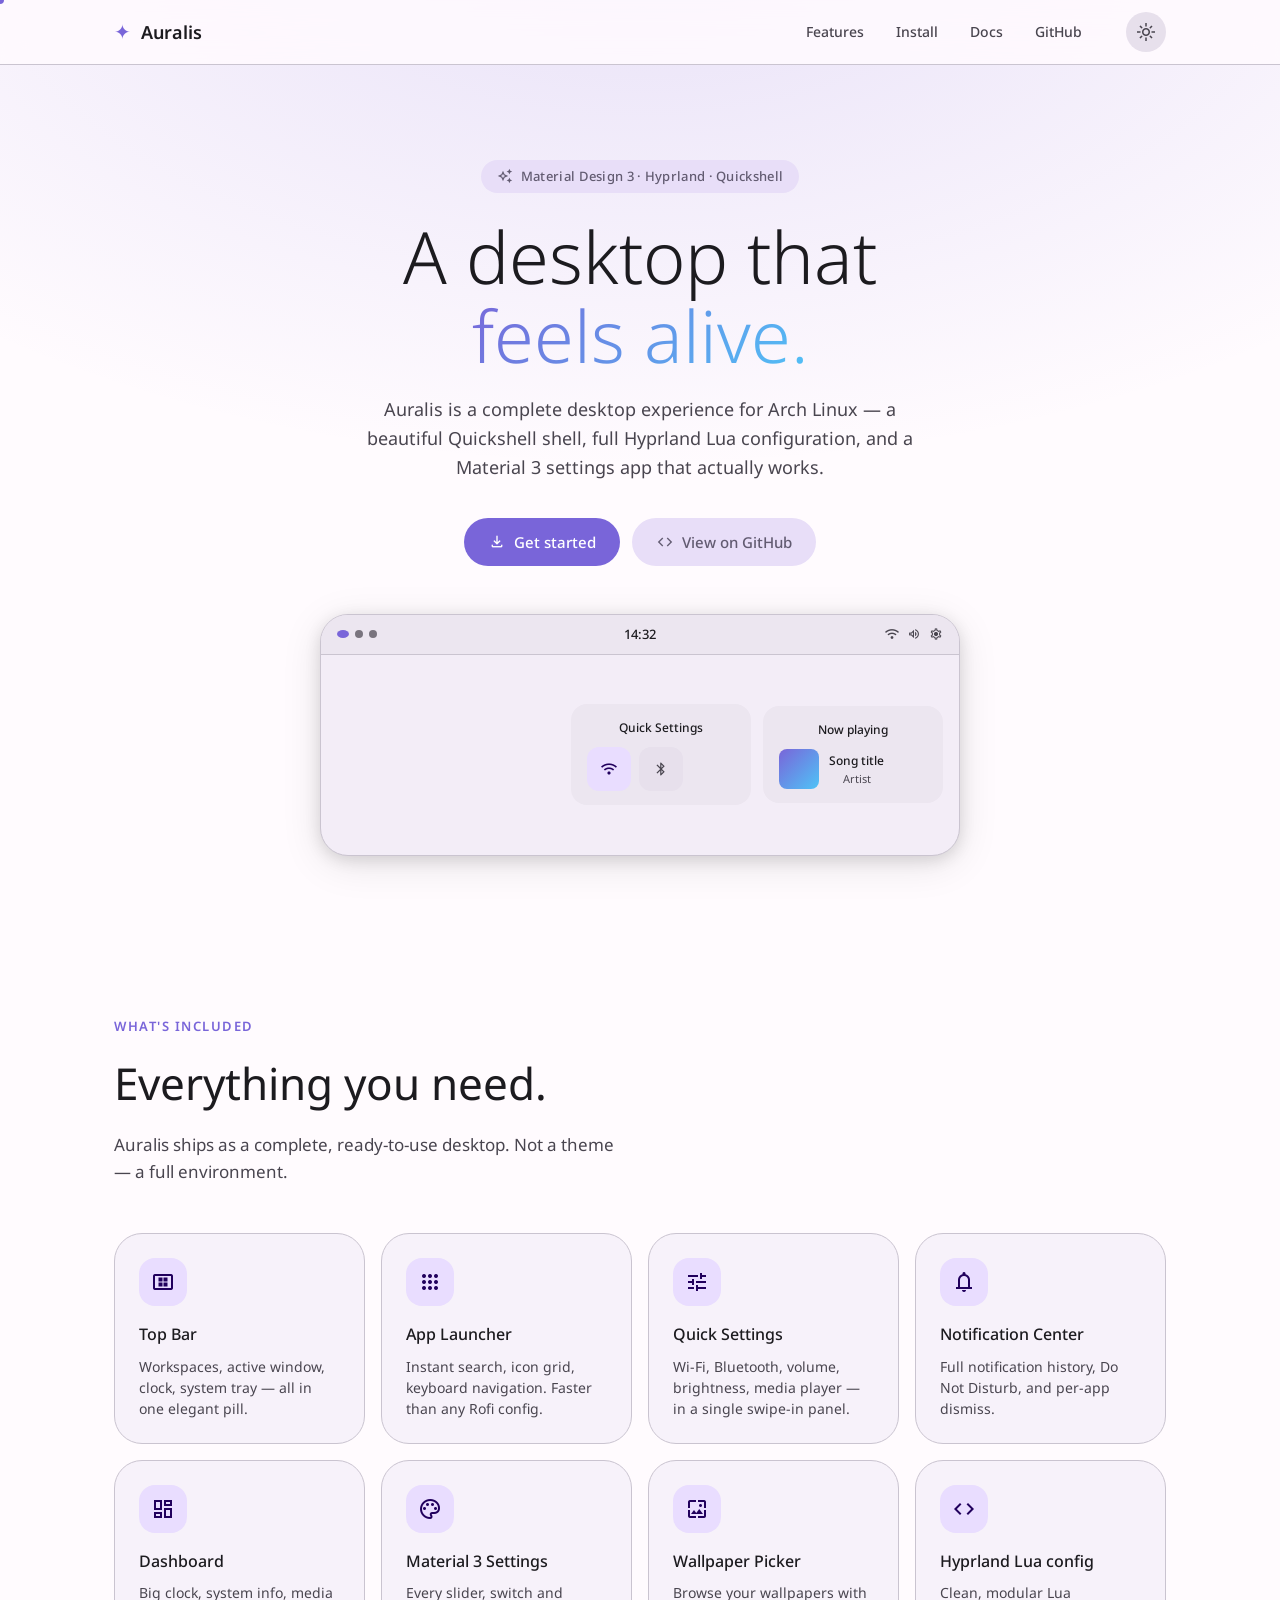
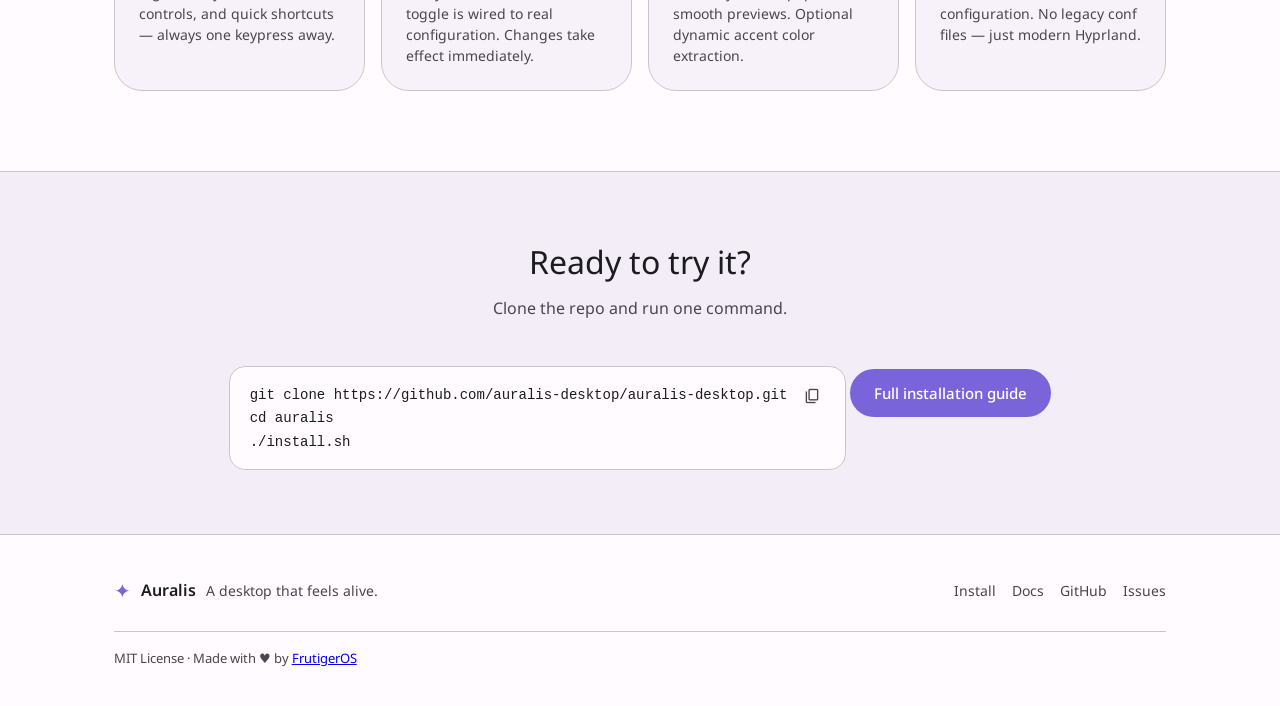
<file: website/index.html>
<!DOCTYPE html>
<html lang="en">
<head>
  <meta charset="UTF-8" />
  <meta name="viewport" content="width=device-width, initial-scale=1.0" />
  <title>Auralis — A desktop that feels alive.</title>
  <meta name="description" content="Auralis is a complete Material Design 3 desktop experience for Hyprland. Beautiful. Functional. Yours." />
  <link rel="preconnect" href="https://fonts.googleapis.com" />
  <link rel="preconnect" href="https://fonts.gstatic.com" crossorigin />
  <link href="https://fonts.googleapis.com/css2?family=Noto+Sans:wght@300;400;500;600;700&family=JetBrains+Mono:wght@400;500&display=swap" rel="stylesheet" />
  <link href="https://fonts.googleapis.com/css2?family=Material+Symbols+Outlined:opsz,wght,FILL,GRAD@24,400,0,0" rel="stylesheet" />
  <link rel="stylesheet" href="styles/main.css" />
  <link rel="icon" href="assets/favicon.svg" type="image/svg+xml" />
</head>
<body>
  <!-- Navigation -->
  <nav class="nav" id="nav">
    <div class="nav-inner">
      <a href="#" class="nav-brand">
        <span class="nav-logo">✦</span>
        <span>Auralis</span>
      </a>
      <div class="nav-links">
        <a href="#features">Features</a>
        <a href="pages/install.html">Install</a>
        <a href="pages/docs.html">Docs</a>
        <a href="https://github.com/auralis-desktop/auralis-desktop" target="_blank" rel="noopener">
          GitHub
        </a>
      </div>
      <button class="theme-toggle" id="themeToggle" aria-label="Toggle theme">
        <span class="material-symbols-outlined">light_mode</span>
      </button>
    </div>
  </nav>

  <!-- Hero -->
  <section class="hero">
    <div class="hero-bg"></div>
    <div class="container">
      <div class="hero-badge">
        <span class="material-symbols-outlined">auto_awesome</span>
        Material Design 3 · Hyprland · Quickshell
      </div>
      <h1 class="hero-title">
        A desktop that<br />
        <span class="gradient-text">feels alive.</span>
      </h1>
      <p class="hero-sub">
        Auralis is a complete desktop experience for Arch Linux — a beautiful
        Quickshell shell, full Hyprland Lua configuration, and a Material 3
        settings app that actually works.
      </p>
      <div class="hero-actions">
        <a href="pages/install.html" class="btn btn-filled">
          <span class="material-symbols-outlined">download</span>
          Get started
        </a>
        <a href="https://github.com/auralis-desktop/auralis-desktop" class="btn btn-tonal" target="_blank" rel="noopener">
          <span class="material-symbols-outlined">code</span>
          View on GitHub
        </a>
      </div>
      <!-- Desktop preview placeholder -->
      <div class="hero-preview">
        <div class="preview-frame">
          <div class="preview-bar">
            <div class="preview-bar-left">
              <span class="preview-ws active"></span>
              <span class="preview-ws"></span>
              <span class="preview-ws"></span>
            </div>
            <div class="preview-bar-clock">14:32</div>
            <div class="preview-bar-right">
              <span class="material-symbols-outlined" style="font-size:14px">wifi</span>
              <span class="material-symbols-outlined" style="font-size:14px">volume_up</span>
              <span class="material-symbols-outlined" style="font-size:14px">settings</span>
            </div>
          </div>
          <div class="preview-desktop">
            <div class="preview-card preview-card-a">
              <div class="preview-card-title">Quick Settings</div>
              <div class="preview-tile-row">
                <div class="preview-tile active">
                  <span class="material-symbols-outlined" style="font-size:16px">wifi</span>
                </div>
                <div class="preview-tile">
                  <span class="material-symbols-outlined" style="font-size:16px">bluetooth</span>
                </div>
              </div>
            </div>
            <div class="preview-card preview-card-b">
              <div class="preview-card-title">Now playing</div>
              <div class="preview-media">
                <div class="preview-art"></div>
                <div class="preview-meta">
                  <div class="preview-track">Song title</div>
                  <div class="preview-artist">Artist</div>
                </div>
              </div>
            </div>
          </div>
        </div>
      </div>
    </div>
  </section>

  <!-- Features -->
  <section class="features" id="features">
    <div class="container">
      <div class="section-label">What's included</div>
      <h2 class="section-title">Everything you need.</h2>
      <p class="section-sub">Auralis ships as a complete, ready-to-use desktop. Not a theme — a full environment.</p>

      <div class="feature-grid">
        <div class="feature-card">
          <div class="feature-icon">
            <span class="material-symbols-outlined">view_compact_alt</span>
          </div>
          <h3>Top Bar</h3>
          <p>Workspaces, active window, clock, system tray — all in one elegant pill.</p>
        </div>
        <div class="feature-card">
          <div class="feature-icon">
            <span class="material-symbols-outlined">apps</span>
          </div>
          <h3>App Launcher</h3>
          <p>Instant search, icon grid, keyboard navigation. Faster than any Rofi config.</p>
        </div>
        <div class="feature-card">
          <div class="feature-icon">
            <span class="material-symbols-outlined">tune</span>
          </div>
          <h3>Quick Settings</h3>
          <p>Wi-Fi, Bluetooth, volume, brightness, media player — in a single swipe-in panel.</p>
        </div>
        <div class="feature-card">
          <div class="feature-icon">
            <span class="material-symbols-outlined">notifications</span>
          </div>
          <h3>Notification Center</h3>
          <p>Full notification history, Do Not Disturb, and per-app dismiss.</p>
        </div>
        <div class="feature-card">
          <div class="feature-icon">
            <span class="material-symbols-outlined">dashboard</span>
          </div>
          <h3>Dashboard</h3>
          <p>Big clock, system info, media controls, and quick shortcuts — always one keypress away.</p>
        </div>
        <div class="feature-card">
          <div class="feature-icon">
            <span class="material-symbols-outlined">palette</span>
          </div>
          <h3>Material 3 Settings</h3>
          <p>Every slider, switch and toggle is wired to real configuration. Changes take effect immediately.</p>
        </div>
        <div class="feature-card">
          <div class="feature-icon">
            <span class="material-symbols-outlined">wallpaper</span>
          </div>
          <h3>Wallpaper Picker</h3>
          <p>Browse your wallpapers with smooth previews. Optional dynamic accent color extraction.</p>
        </div>
        <div class="feature-card">
          <div class="feature-icon">
            <span class="material-symbols-outlined">code</span>
          </div>
          <h3>Hyprland Lua config</h3>
          <p>Clean, modular Lua configuration. No legacy conf files — just modern Hyprland.</p>
        </div>
      </div>
    </div>
  </section>

  <!-- Install strip -->
  <section class="install-strip">
    <div class="container">
      <h2>Ready to try it?</h2>
      <p>Clone the repo and run one command.</p>
      <div class="code-block">
        <pre><code>git clone https://github.com/auralis-desktop/auralis-desktop.git
cd auralis
./install.sh</code></pre>
        <button class="copy-btn" onclick="copyInstall(this)" aria-label="Copy to clipboard">
          <span class="material-symbols-outlined">content_copy</span>
        </button>
      </div>
      <a href="pages/install.html" class="btn btn-filled" style="margin-top:24px">
        Full installation guide
      </a>
    </div>
  </section>

  <!-- Footer -->
  <footer class="footer">
    <div class="container">
      <div class="footer-inner">
        <div class="footer-brand">
          <span class="nav-logo">✦</span>
          <span>Auralis</span>
          <span class="footer-tagline">A desktop that feels alive.</span>
        </div>
        <div class="footer-links">
          <a href="pages/install.html">Install</a>
          <a href="pages/docs.html">Docs</a>
          <a href="https://github.com/auralis-desktop/auralis-desktop" target="_blank" rel="noopener">GitHub</a>
          <a href="https://github.com/auralis-desktop/auralis-desktop/issues" target="_blank" rel="noopener">Issues</a>
        </div>
      </div>
      <p class="footer-copy">MIT License · Made with ♥ by <a href="https://github.com/FrutigerOS">FrutigerOS</a></p>
    </div>
  </footer>

  <script src="scripts/main.js"></script>
</body>
</html>
</file>
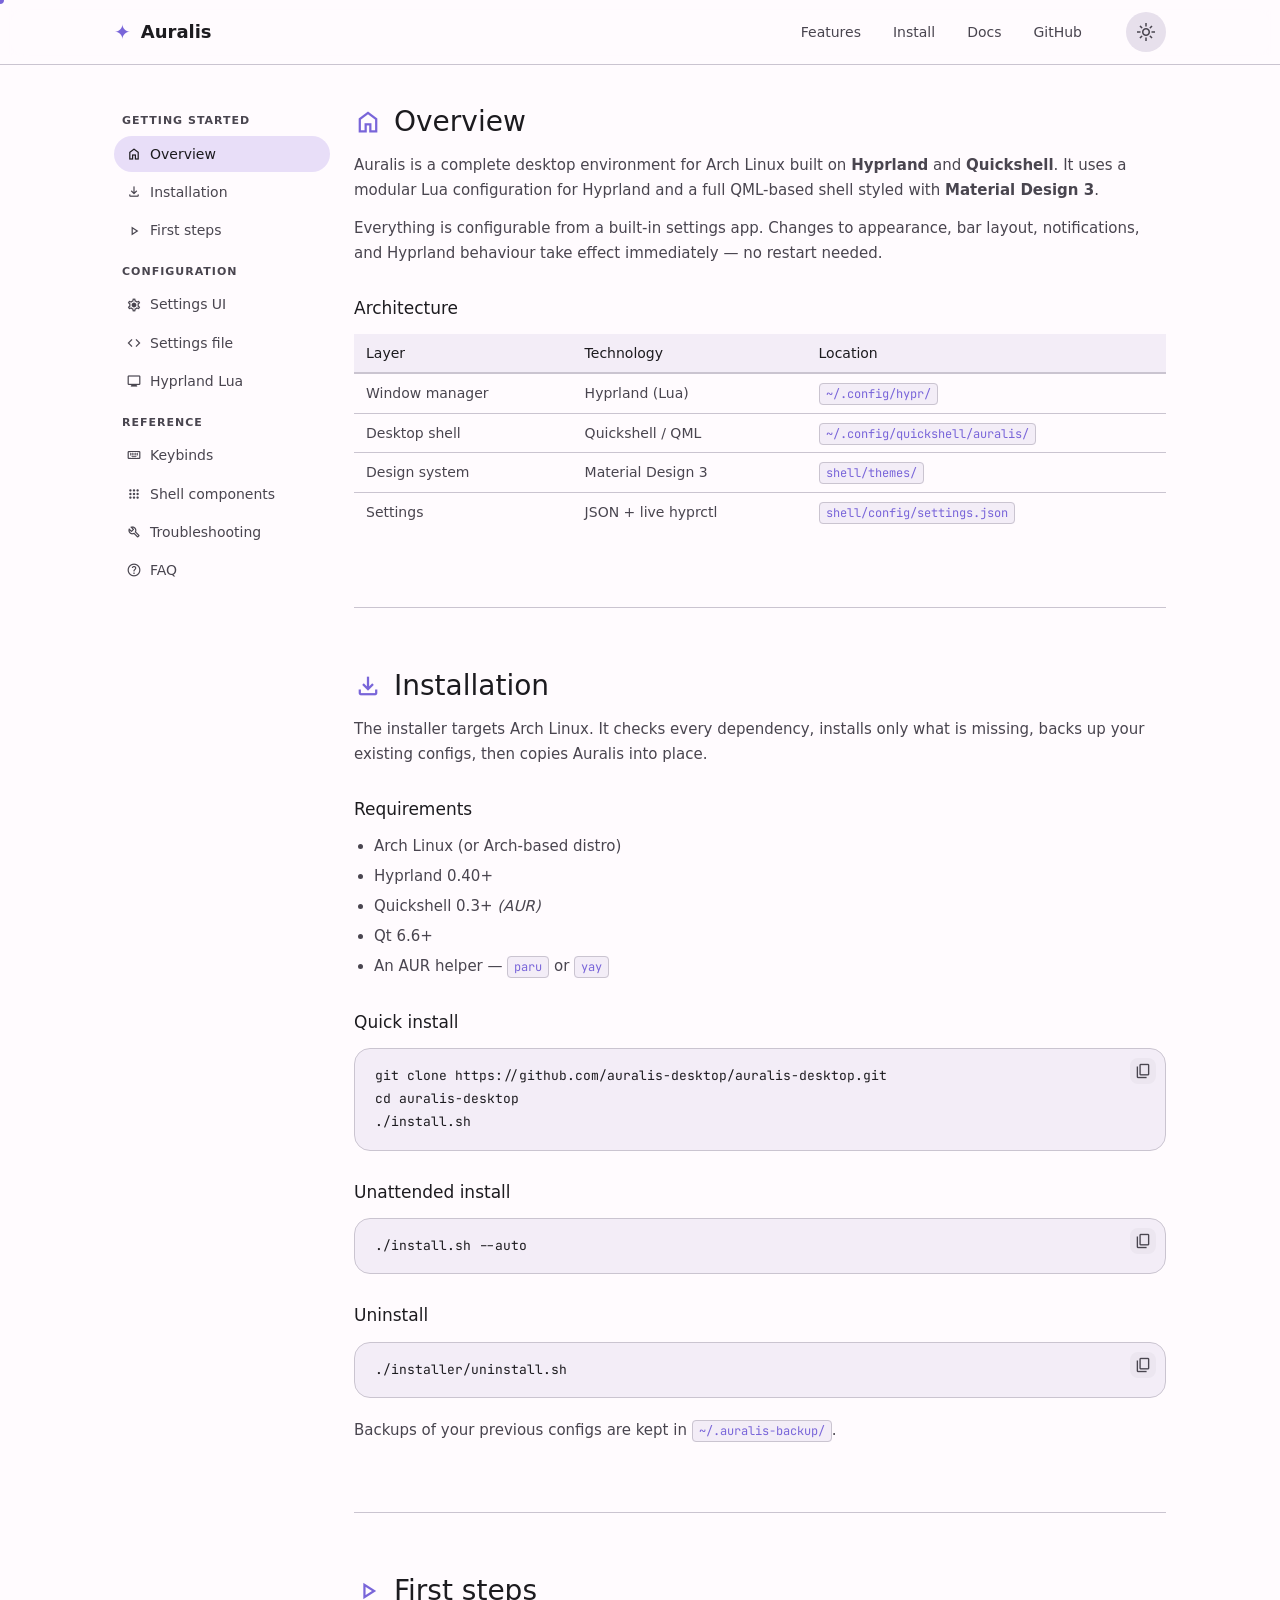
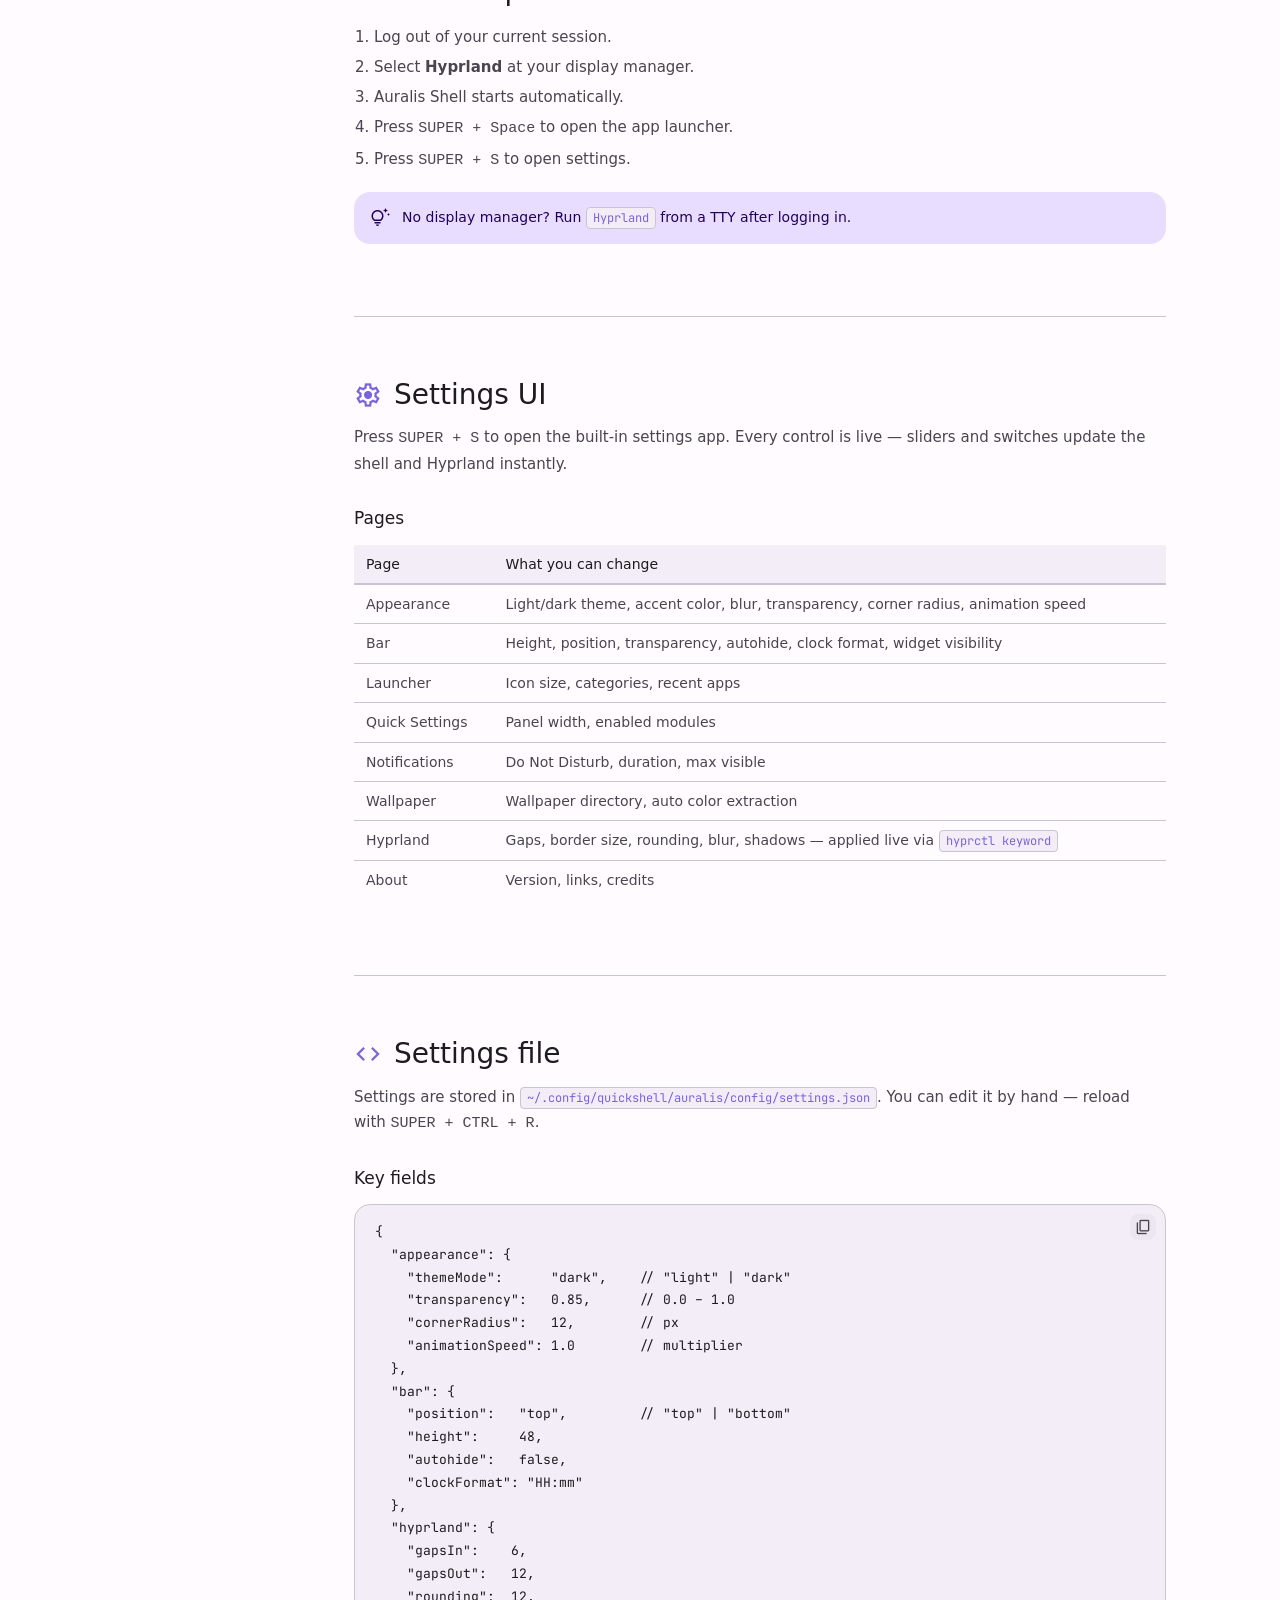
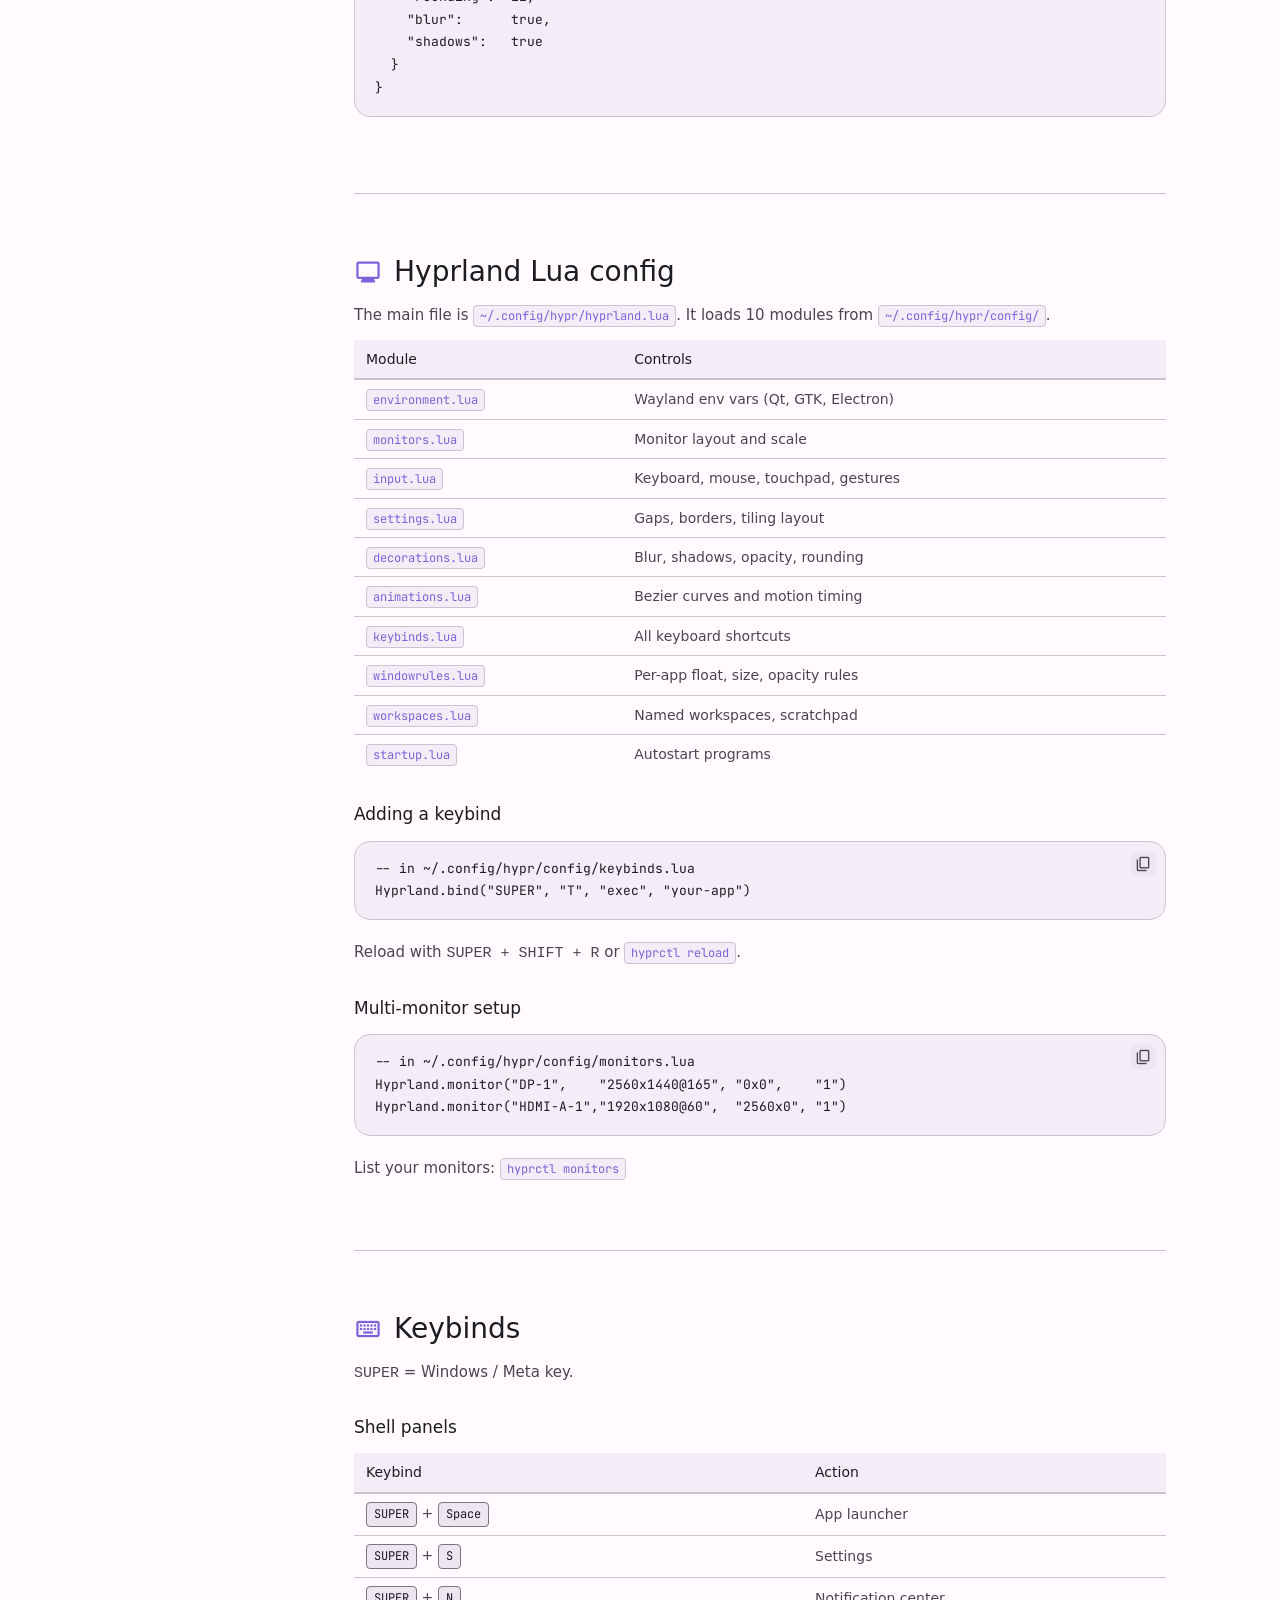
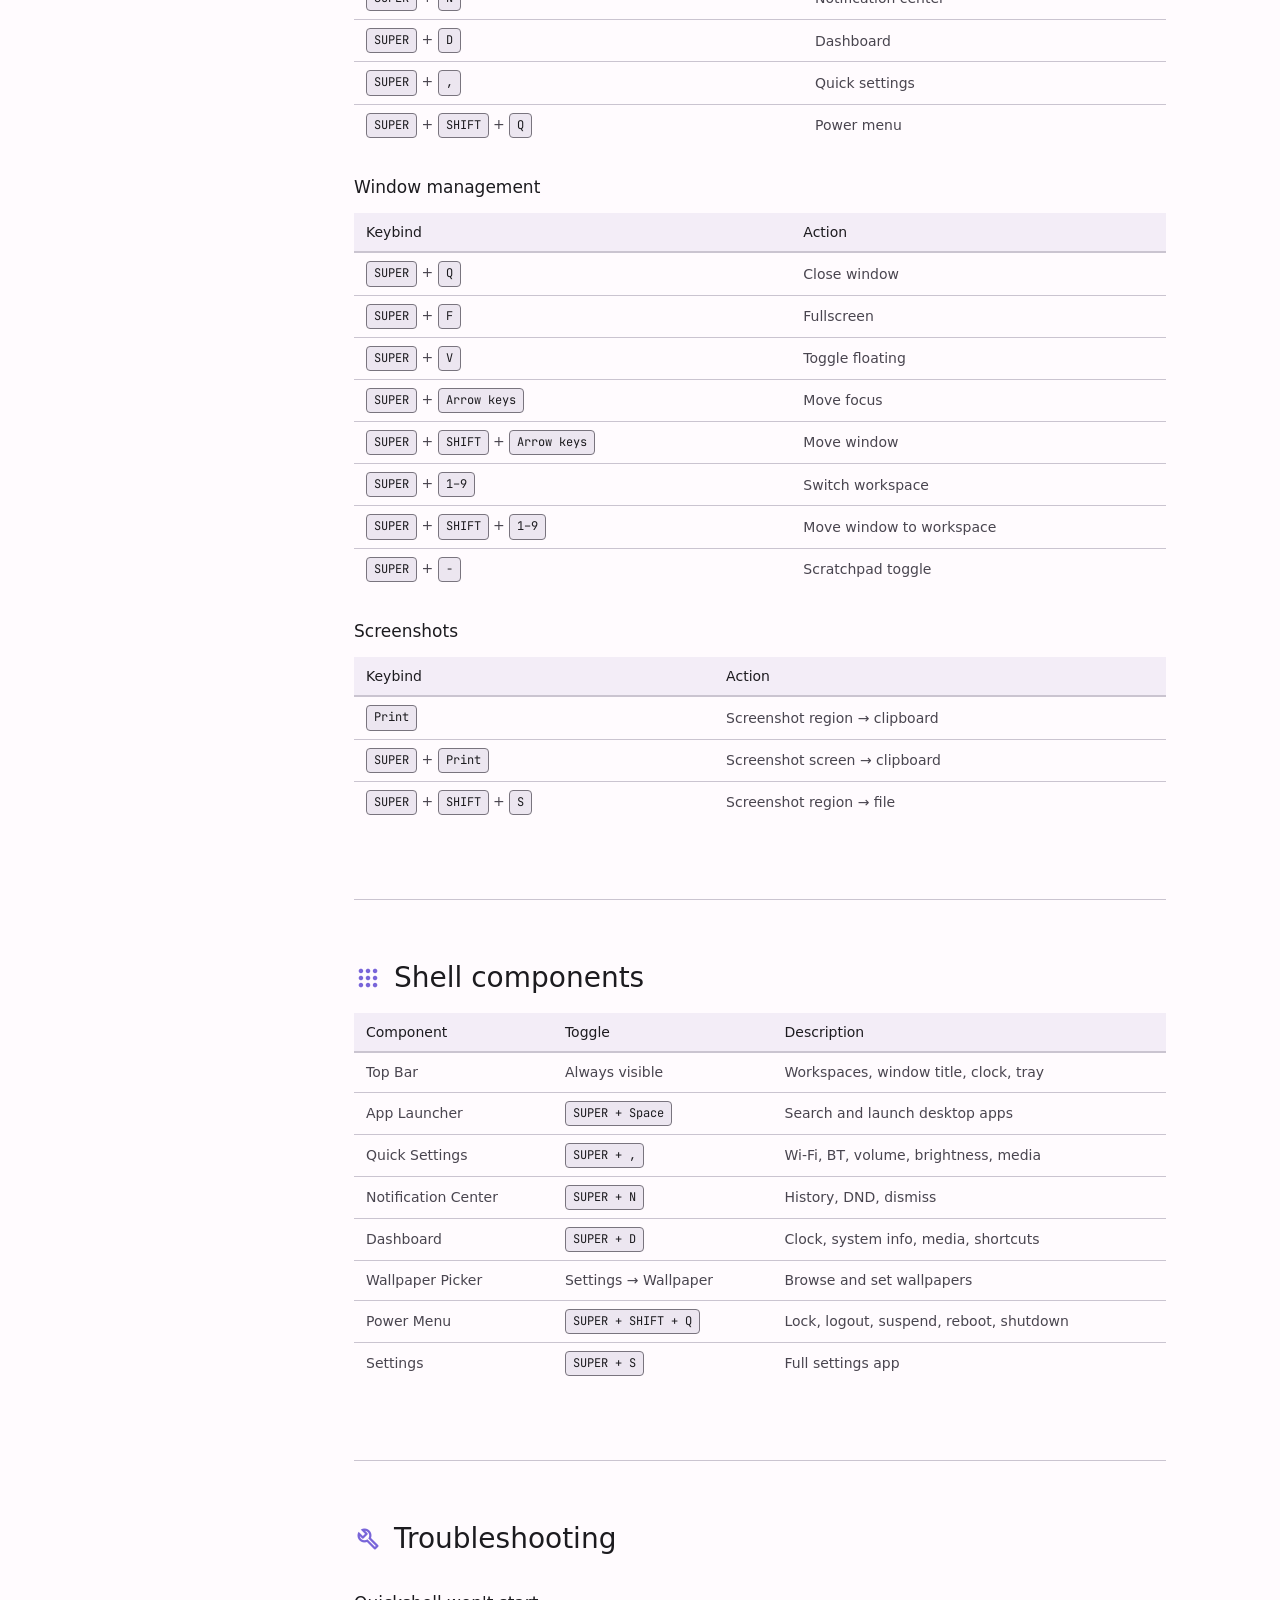
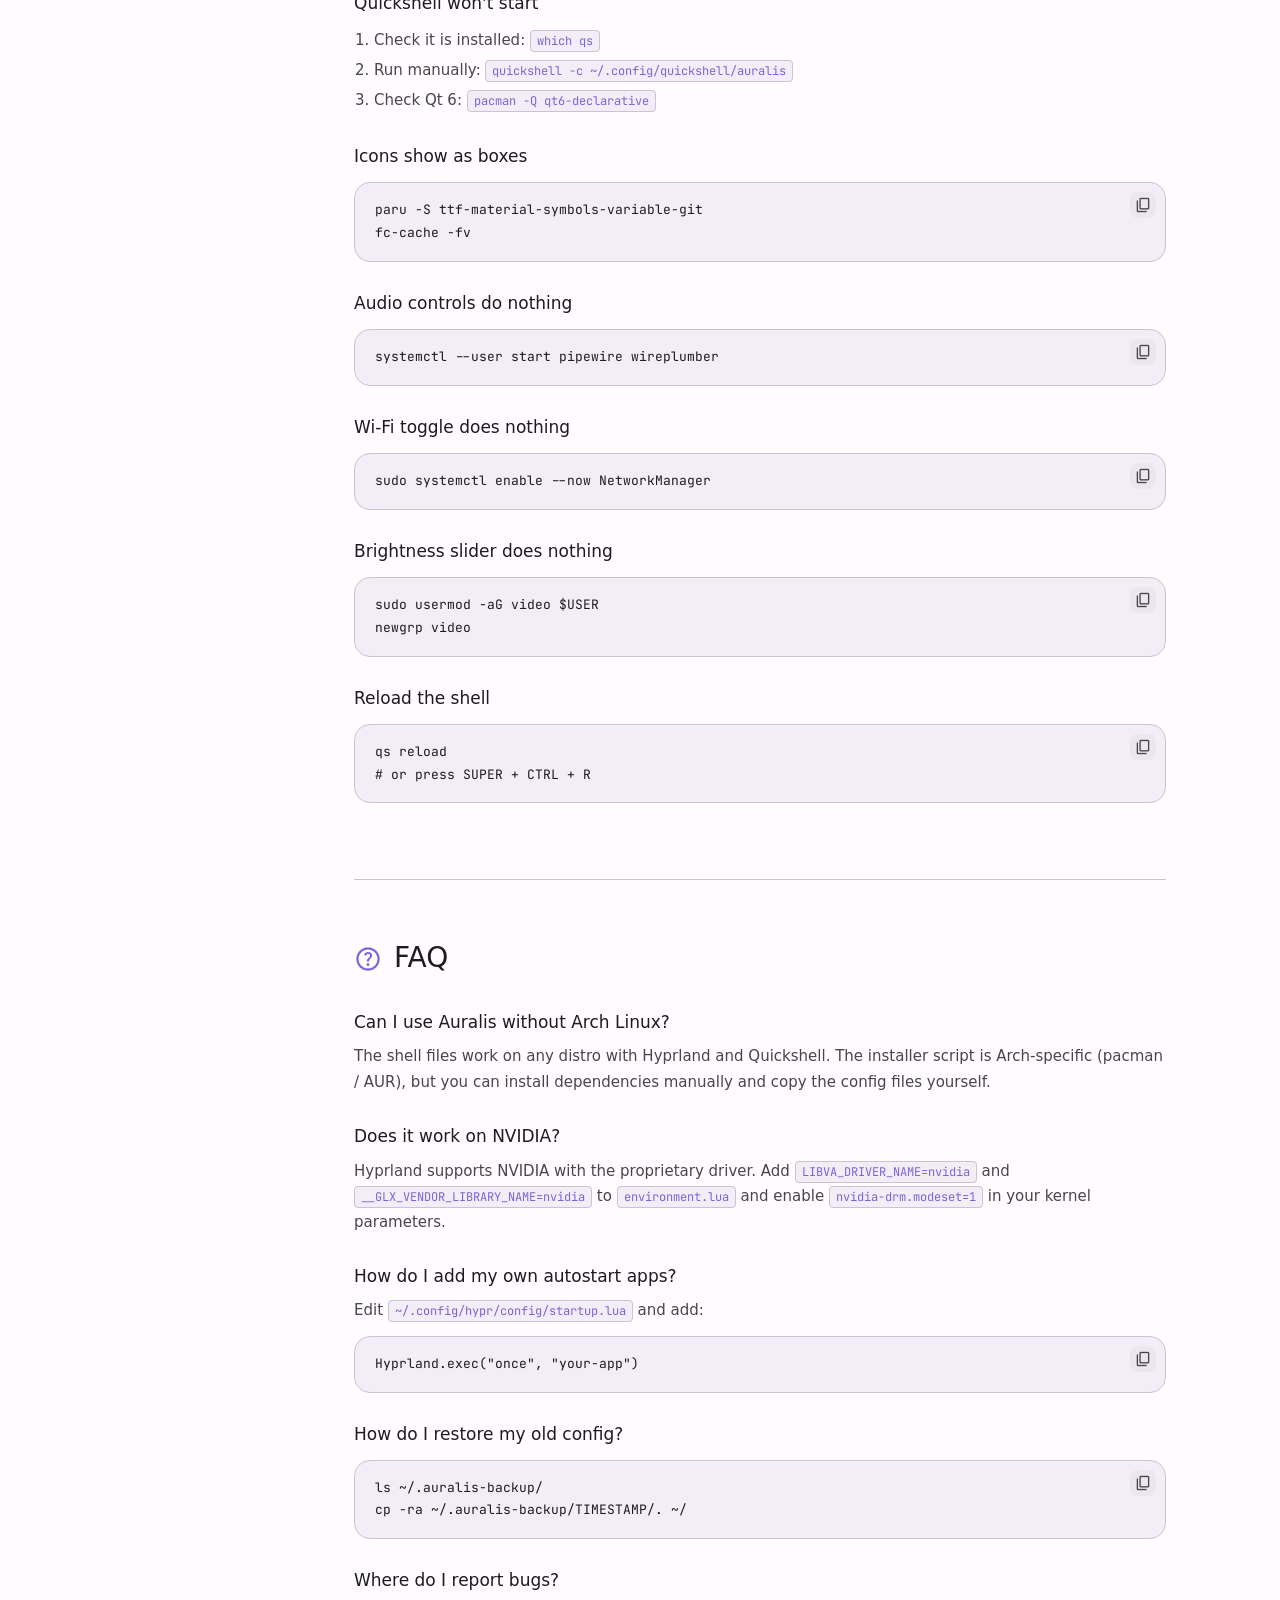
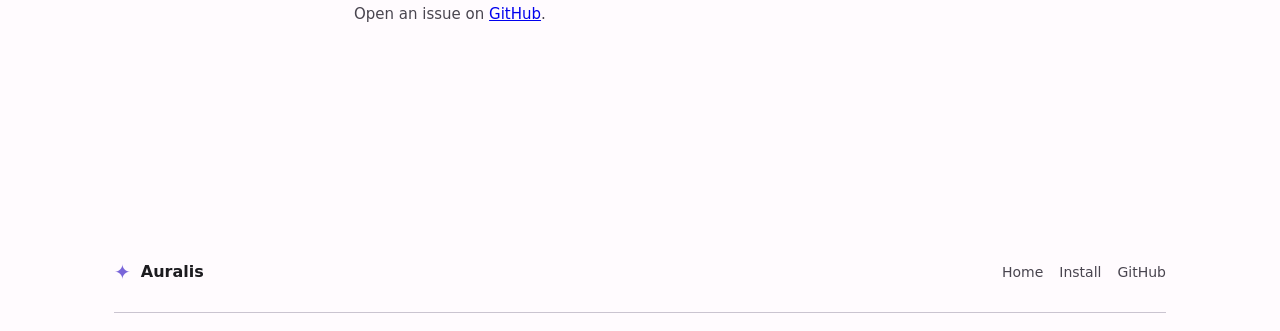
<file: website/pages/docs.html>
<!DOCTYPE html>
<html lang="en">
<head>
  <meta charset="UTF-8" />
  <meta name="viewport" content="width=device-width, initial-scale=1.0" />
  <title>Docs — Auralis</title>
  <meta name="description" content="Full documentation for Auralis — installation, configuration, keybinds, and troubleshooting." />
  <link rel="preconnect" href="https://fonts.googleapis.com" />
  <link href="https://fonts.googleapis.com/css2?family=DM+Sans:ital,opsz,wght@0,9..40,300;0,9..40,400;0,9..40,500;0,9..40,600;0,9..40,700;1,9..40,300;1,9..40,400&family=JetBrains+Mono:wght@400;500&display=swap" rel="stylesheet" />
  <link href="https://fonts.googleapis.com/css2?family=Material+Symbols+Outlined:opsz,wght,FILL,GRAD@24,400,0,0" rel="stylesheet" />
  <link rel="stylesheet" href="../styles/main.css" />
  <style>
    /* ── Docs layout ─────────────────────────────────────────────────────── */
    .docs-layout {
      display: grid;
      grid-template-columns: 240px 1fr;
      gap: 0;
      max-width: 1100px;
      margin: 0 auto;
      padding: 100px 24px 64px;
      align-items: start;
    }
    @media (max-width: 720px) {
      .docs-layout { grid-template-columns: 1fr; }
      .docs-sidebar { display: none; }
    }

    /* Sidebar */
    .docs-sidebar {
      position: sticky;
      top: 80px;
      padding-right: 24px;
    }
    .docs-sidebar nav { display: flex; flex-direction: column; gap: 2px; }
    .docs-sidebar .nav-section {
      font-size: 11px; font-weight: 600; letter-spacing: 1px;
      text-transform: uppercase;
      color: var(--md-on-surface-variant);
      padding: 12px 8px 4px;
    }
    .docs-sidebar a {
      display: flex; align-items: center; gap: 8px;
      text-decoration: none;
      font-size: 14px;
      color: var(--md-on-surface-variant);
      padding: 7px 12px;
      border-radius: var(--radius-full);
      transition: background var(--transition), color var(--transition);
    }
    .docs-sidebar a:hover,
    .docs-sidebar a.active {
      background: var(--md-secondary-container);
      color: var(--md-on-surface);
    }
    .docs-sidebar a .material-symbols-outlined { font-size: 16px; }

    /* Content */
    .docs-content { min-width: 0; }
    .docs-content section {
      padding-bottom: 56px;
      border-bottom: 1px solid var(--md-outline-variant);
      margin-bottom: 56px;
    }
    .docs-content section:last-child { border-bottom: none; }

    .docs-content h2 {
      font-size: 28px; font-weight: 400;
      color: var(--md-on-surface);
      margin-bottom: 8px;
      display: flex; align-items: center; gap: 12px;
    }
    .docs-content h2 .material-symbols-outlined {
      font-size: 28px; color: var(--md-primary);
    }
    .docs-content h3 {
      font-size: 17px; font-weight: 500;
      color: var(--md-on-surface);
      margin: 28px 0 8px;
    }
    .docs-content p {
      font-size: 15px; line-height: 1.7;
      color: var(--md-on-surface-variant);
      margin-bottom: 12px;
    }
    .docs-content ul, .docs-content ol {
      padding-left: 20px;
      color: var(--md-on-surface-variant);
      font-size: 15px; line-height: 2;
    }

    /* Code blocks */
    .docs-content pre {
      background: var(--md-surface-container);
      border: 1px solid var(--md-outline-variant);
      border-radius: var(--radius-lg);
      padding: 16px 20px;
      overflow-x: auto;
      margin: 12px 0 20px;
      position: relative;
    }
    .docs-content pre code {
      font-family: var(--font-mono);
      font-size: 13px;
      color: var(--md-on-surface);
      line-height: 1.7;
    }
    .docs-content code:not(pre code) {
      font-family: var(--font-mono);
      font-size: 12px;
      background: var(--md-surface-container);
      border: 1px solid var(--md-outline-variant);
      border-radius: 4px;
      padding: 2px 6px;
      color: var(--md-primary);
    }

    /* Keybind table */
    .kb-table { width: 100%; border-collapse: collapse; font-size: 14px; margin: 12px 0 20px; }
    .kb-table th {
      text-align: left; padding: 8px 12px;
      background: var(--md-surface-container);
      color: var(--md-on-surface); font-weight: 500;
      border-bottom: 2px solid var(--md-outline-variant);
    }
    .kb-table td { padding: 8px 12px; border-bottom: 1px solid var(--md-outline-variant); color: var(--md-on-surface-variant); }
    .kb-table tr:last-child td { border-bottom: none; }
    .kb-table kbd {
      display: inline-block;
      background: var(--md-surface-container-high);
      border: 1px solid var(--md-outline);
      border-radius: 4px;
      padding: 2px 7px;
      font-family: var(--font-mono);
      font-size: 12px;
      color: var(--md-on-surface);
    }

    /* Callout */
    .callout {
      display: flex; gap: 12px; align-items: flex-start;
      background: var(--md-primary-container);
      border-radius: var(--radius-lg);
      padding: 14px 16px;
      margin: 16px 0;
    }
    .callout .material-symbols-outlined { color: var(--md-on-primary-container); font-size: 20px; flex-shrink: 0; margin-top: 2px; }
    .callout p { color: var(--md-on-primary-container); margin: 0; font-size: 14px; }

    /* Copy button on pre */
    .pre-wrap { position: relative; }
    .pre-wrap .copy-btn {
      position: absolute; top: 10px; right: 10px;
      background: var(--md-surface-container-high);
    }
  </style>
</head>
<body>
  <nav class="nav" id="nav">
    <div class="nav-inner">
      <a href="../index.html" class="nav-brand">
        <span class="nav-logo">✦</span><span>Auralis</span>
      </a>
      <div class="nav-links">
        <a href="../index.html#features">Features</a>
        <a href="install.html">Install</a>
        <a href="docs.html">Docs</a>
        <a href="https://github.com/auralis-desktop/auralis-desktop" target="_blank" rel="noopener">GitHub</a>
      </div>
      <button class="theme-toggle" id="themeToggle" aria-label="Toggle theme">
        <span class="material-symbols-outlined">light_mode</span>
      </button>
    </div>
  </nav>

  <div class="docs-layout">
    <!-- Sidebar -->
    <aside class="docs-sidebar">
      <nav aria-label="Docs navigation">
        <span class="nav-section">Getting started</span>
        <a href="#overview" class="active"><span class="material-symbols-outlined">home</span>Overview</a>
        <a href="#install"><span class="material-symbols-outlined">download</span>Installation</a>
        <a href="#first-steps"><span class="material-symbols-outlined">play_arrow</span>First steps</a>

        <span class="nav-section">Configuration</span>
        <a href="#settings"><span class="material-symbols-outlined">settings</span>Settings UI</a>
        <a href="#settings-file"><span class="material-symbols-outlined">code</span>Settings file</a>
        <a href="#hyprland"><span class="material-symbols-outlined">monitor</span>Hyprland Lua</a>

        <span class="nav-section">Reference</span>
        <a href="#keybinds"><span class="material-symbols-outlined">keyboard</span>Keybinds</a>
        <a href="#components"><span class="material-symbols-outlined">apps</span>Shell components</a>
        <a href="#troubleshooting"><span class="material-symbols-outlined">build</span>Troubleshooting</a>
        <a href="#faq"><span class="material-symbols-outlined">help</span>FAQ</a>
      </nav>
    </aside>

    <!-- Content -->
    <main class="docs-content">

      <!-- Overview -->
      <section id="overview">
        <h2><span class="material-symbols-outlined">home</span>Overview</h2>
        <p>Auralis is a complete desktop environment for Arch Linux built on <strong>Hyprland</strong> and <strong>Quickshell</strong>. It uses a modular Lua configuration for Hyprland and a full QML-based shell styled with <strong>Material Design 3</strong>.</p>
        <p>Everything is configurable from a built-in settings app. Changes to appearance, bar layout, notifications, and Hyprland behaviour take effect immediately — no restart needed.</p>

        <h3>Architecture</h3>
        <table class="kb-table">
          <thead><tr><th>Layer</th><th>Technology</th><th>Location</th></tr></thead>
          <tbody>
            <tr><td>Window manager</td><td>Hyprland (Lua)</td><td><code>~/.config/hypr/</code></td></tr>
            <tr><td>Desktop shell</td><td>Quickshell / QML</td><td><code>~/.config/quickshell/auralis/</code></td></tr>
            <tr><td>Design system</td><td>Material Design 3</td><td><code>shell/themes/</code></td></tr>
            <tr><td>Settings</td><td>JSON + live hyprctl</td><td><code>shell/config/settings.json</code></td></tr>
          </tbody>
        </table>
      </section>

      <!-- Installation -->
      <section id="install">
        <h2><span class="material-symbols-outlined">download</span>Installation</h2>
        <p>The installer targets Arch Linux. It checks every dependency, installs only what is missing, backs up your existing configs, then copies Auralis into place.</p>

        <h3>Requirements</h3>
        <ul>
          <li>Arch Linux (or Arch-based distro)</li>
          <li>Hyprland 0.40+</li>
          <li>Quickshell 0.3+ <em>(AUR)</em></li>
          <li>Qt 6.6+</li>
          <li>An AUR helper — <code>paru</code> or <code>yay</code></li>
        </ul>

        <h3>Quick install</h3>
        <div class="pre-wrap">
          <pre><code>git clone https://github.com/auralis-desktop/auralis-desktop.git
cd auralis-desktop
./install.sh</code></pre>
          <button class="copy-btn" onclick="copyPre(this)" aria-label="Copy">
            <span class="material-symbols-outlined">content_copy</span>
          </button>
        </div>

        <h3>Unattended install</h3>
        <div class="pre-wrap">
          <pre><code>./install.sh --auto</code></pre>
          <button class="copy-btn" onclick="copyPre(this)" aria-label="Copy">
            <span class="material-symbols-outlined">content_copy</span>
          </button>
        </div>

        <h3>Uninstall</h3>
        <div class="pre-wrap">
          <pre><code>./installer/uninstall.sh</code></pre>
          <button class="copy-btn" onclick="copyPre(this)" aria-label="Copy">
            <span class="material-symbols-outlined">content_copy</span>
          </button>
        </div>
        <p>Backups of your previous configs are kept in <code>~/.auralis-backup/</code>.</p>
      </section>

      <!-- First steps -->
      <section id="first-steps">
        <h2><span class="material-symbols-outlined">play_arrow</span>First steps</h2>
        <ol>
          <li>Log out of your current session.</li>
          <li>Select <strong>Hyprland</strong> at your display manager.</li>
          <li>Auralis Shell starts automatically.</li>
          <li>Press <kbd>SUPER + Space</kbd> to open the app launcher.</li>
          <li>Press <kbd>SUPER + S</kbd> to open settings.</li>
        </ol>

        <div class="callout">
          <span class="material-symbols-outlined">tips_and_updates</span>
          <p>No display manager? Run <code>Hyprland</code> from a TTY after logging in.</p>
        </div>
      </section>

      <!-- Settings UI -->
      <section id="settings">
        <h2><span class="material-symbols-outlined">settings</span>Settings UI</h2>
        <p>Press <kbd>SUPER + S</kbd> to open the built-in settings app. Every control is live — sliders and switches update the shell and Hyprland instantly.</p>

        <h3>Pages</h3>
        <table class="kb-table">
          <thead><tr><th>Page</th><th>What you can change</th></tr></thead>
          <tbody>
            <tr><td>Appearance</td><td>Light/dark theme, accent color, blur, transparency, corner radius, animation speed</td></tr>
            <tr><td>Bar</td><td>Height, position, transparency, autohide, clock format, widget visibility</td></tr>
            <tr><td>Launcher</td><td>Icon size, categories, recent apps</td></tr>
            <tr><td>Quick Settings</td><td>Panel width, enabled modules</td></tr>
            <tr><td>Notifications</td><td>Do Not Disturb, duration, max visible</td></tr>
            <tr><td>Wallpaper</td><td>Wallpaper directory, auto color extraction</td></tr>
            <tr><td>Hyprland</td><td>Gaps, border size, rounding, blur, shadows — applied live via <code>hyprctl keyword</code></td></tr>
            <tr><td>About</td><td>Version, links, credits</td></tr>
          </tbody>
        </table>
      </section>

      <!-- Settings file -->
      <section id="settings-file">
        <h2><span class="material-symbols-outlined">code</span>Settings file</h2>
        <p>Settings are stored in <code>~/.config/quickshell/auralis/config/settings.json</code>. You can edit it by hand — reload with <kbd>SUPER + CTRL + R</kbd>.</p>

        <h3>Key fields</h3>
        <div class="pre-wrap">
          <pre><code>{
  "appearance": {
    "themeMode":      "dark",    // "light" | "dark"
    "transparency":   0.85,      // 0.0 – 1.0
    "cornerRadius":   12,        // px
    "animationSpeed": 1.0        // multiplier
  },
  "bar": {
    "position":   "top",         // "top" | "bottom"
    "height":     48,
    "autohide":   false,
    "clockFormat": "HH:mm"
  },
  "hyprland": {
    "gapsIn":    6,
    "gapsOut":   12,
    "rounding":  12,
    "blur":      true,
    "shadows":   true
  }
}</code></pre>
          <button class="copy-btn" onclick="copyPre(this)" aria-label="Copy">
            <span class="material-symbols-outlined">content_copy</span>
          </button>
        </div>
      </section>

      <!-- Hyprland Lua -->
      <section id="hyprland">
        <h2><span class="material-symbols-outlined">monitor</span>Hyprland Lua config</h2>
        <p>The main file is <code>~/.config/hypr/hyprland.lua</code>. It loads 10 modules from <code>~/.config/hypr/config/</code>.</p>

        <table class="kb-table">
          <thead><tr><th>Module</th><th>Controls</th></tr></thead>
          <tbody>
            <tr><td><code>environment.lua</code></td><td>Wayland env vars (Qt, GTK, Electron)</td></tr>
            <tr><td><code>monitors.lua</code></td><td>Monitor layout and scale</td></tr>
            <tr><td><code>input.lua</code></td><td>Keyboard, mouse, touchpad, gestures</td></tr>
            <tr><td><code>settings.lua</code></td><td>Gaps, borders, tiling layout</td></tr>
            <tr><td><code>decorations.lua</code></td><td>Blur, shadows, opacity, rounding</td></tr>
            <tr><td><code>animations.lua</code></td><td>Bezier curves and motion timing</td></tr>
            <tr><td><code>keybinds.lua</code></td><td>All keyboard shortcuts</td></tr>
            <tr><td><code>windowrules.lua</code></td><td>Per-app float, size, opacity rules</td></tr>
            <tr><td><code>workspaces.lua</code></td><td>Named workspaces, scratchpad</td></tr>
            <tr><td><code>startup.lua</code></td><td>Autostart programs</td></tr>
          </tbody>
        </table>

        <h3>Adding a keybind</h3>
        <div class="pre-wrap">
          <pre><code>-- in ~/.config/hypr/config/keybinds.lua
Hyprland.bind("SUPER", "T", "exec", "your-app")</code></pre>
          <button class="copy-btn" onclick="copyPre(this)" aria-label="Copy">
            <span class="material-symbols-outlined">content_copy</span>
          </button>
        </div>
        <p>Reload with <kbd>SUPER + SHIFT + R</kbd> or <code>hyprctl reload</code>.</p>

        <h3>Multi-monitor setup</h3>
        <div class="pre-wrap">
          <pre><code>-- in ~/.config/hypr/config/monitors.lua
Hyprland.monitor("DP-1",    "2560x1440@165", "0x0",    "1")
Hyprland.monitor("HDMI-A-1","1920x1080@60",  "2560x0", "1")</code></pre>
          <button class="copy-btn" onclick="copyPre(this)" aria-label="Copy">
            <span class="material-symbols-outlined">content_copy</span>
          </button>
        </div>
        <p>List your monitors: <code>hyprctl monitors</code></p>
      </section>

      <!-- Keybinds -->
      <section id="keybinds">
        <h2><span class="material-symbols-outlined">keyboard</span>Keybinds</h2>
        <p><kbd>SUPER</kbd> = Windows / Meta key.</p>

        <h3>Shell panels</h3>
        <table class="kb-table">
          <thead><tr><th>Keybind</th><th>Action</th></tr></thead>
          <tbody>
            <tr><td><kbd>SUPER</kbd> + <kbd>Space</kbd></td><td>App launcher</td></tr>
            <tr><td><kbd>SUPER</kbd> + <kbd>S</kbd></td><td>Settings</td></tr>
            <tr><td><kbd>SUPER</kbd> + <kbd>N</kbd></td><td>Notification center</td></tr>
            <tr><td><kbd>SUPER</kbd> + <kbd>D</kbd></td><td>Dashboard</td></tr>
            <tr><td><kbd>SUPER</kbd> + <kbd>,</kbd></td><td>Quick settings</td></tr>
            <tr><td><kbd>SUPER</kbd> + <kbd>SHIFT</kbd> + <kbd>Q</kbd></td><td>Power menu</td></tr>
          </tbody>
        </table>

        <h3>Window management</h3>
        <table class="kb-table">
          <thead><tr><th>Keybind</th><th>Action</th></tr></thead>
          <tbody>
            <tr><td><kbd>SUPER</kbd> + <kbd>Q</kbd></td><td>Close window</td></tr>
            <tr><td><kbd>SUPER</kbd> + <kbd>F</kbd></td><td>Fullscreen</td></tr>
            <tr><td><kbd>SUPER</kbd> + <kbd>V</kbd></td><td>Toggle floating</td></tr>
            <tr><td><kbd>SUPER</kbd> + <kbd>Arrow keys</kbd></td><td>Move focus</td></tr>
            <tr><td><kbd>SUPER</kbd> + <kbd>SHIFT</kbd> + <kbd>Arrow keys</kbd></td><td>Move window</td></tr>
            <tr><td><kbd>SUPER</kbd> + <kbd>1–9</kbd></td><td>Switch workspace</td></tr>
            <tr><td><kbd>SUPER</kbd> + <kbd>SHIFT</kbd> + <kbd>1–9</kbd></td><td>Move window to workspace</td></tr>
            <tr><td><kbd>SUPER</kbd> + <kbd>-</kbd></td><td>Scratchpad toggle</td></tr>
          </tbody>
        </table>

        <h3>Screenshots</h3>
        <table class="kb-table">
          <thead><tr><th>Keybind</th><th>Action</th></tr></thead>
          <tbody>
            <tr><td><kbd>Print</kbd></td><td>Screenshot region → clipboard</td></tr>
            <tr><td><kbd>SUPER</kbd> + <kbd>Print</kbd></td><td>Screenshot screen → clipboard</td></tr>
            <tr><td><kbd>SUPER</kbd> + <kbd>SHIFT</kbd> + <kbd>S</kbd></td><td>Screenshot region → file</td></tr>
          </tbody>
        </table>
      </section>

      <!-- Shell components -->
      <section id="components">
        <h2><span class="material-symbols-outlined">apps</span>Shell components</h2>
        <table class="kb-table">
          <thead><tr><th>Component</th><th>Toggle</th><th>Description</th></tr></thead>
          <tbody>
            <tr><td>Top Bar</td><td>Always visible</td><td>Workspaces, window title, clock, tray</td></tr>
            <tr><td>App Launcher</td><td><kbd>SUPER + Space</kbd></td><td>Search and launch desktop apps</td></tr>
            <tr><td>Quick Settings</td><td><kbd>SUPER + ,</kbd></td><td>Wi-Fi, BT, volume, brightness, media</td></tr>
            <tr><td>Notification Center</td><td><kbd>SUPER + N</kbd></td><td>History, DND, dismiss</td></tr>
            <tr><td>Dashboard</td><td><kbd>SUPER + D</kbd></td><td>Clock, system info, media, shortcuts</td></tr>
            <tr><td>Wallpaper Picker</td><td>Settings → Wallpaper</td><td>Browse and set wallpapers</td></tr>
            <tr><td>Power Menu</td><td><kbd>SUPER + SHIFT + Q</kbd></td><td>Lock, logout, suspend, reboot, shutdown</td></tr>
            <tr><td>Settings</td><td><kbd>SUPER + S</kbd></td><td>Full settings app</td></tr>
          </tbody>
        </table>
      </section>

      <!-- Troubleshooting -->
      <section id="troubleshooting">
        <h2><span class="material-symbols-outlined">build</span>Troubleshooting</h2>

        <h3>Quickshell won't start</h3>
        <ol>
          <li>Check it is installed: <code>which qs</code></li>
          <li>Run manually: <code>quickshell -c ~/.config/quickshell/auralis</code></li>
          <li>Check Qt 6: <code>pacman -Q qt6-declarative</code></li>
        </ol>

        <h3>Icons show as boxes</h3>
        <div class="pre-wrap">
          <pre><code>paru -S ttf-material-symbols-variable-git
fc-cache -fv</code></pre>
          <button class="copy-btn" onclick="copyPre(this)" aria-label="Copy">
            <span class="material-symbols-outlined">content_copy</span>
          </button>
        </div>

        <h3>Audio controls do nothing</h3>
        <div class="pre-wrap">
          <pre><code>systemctl --user start pipewire wireplumber</code></pre>
          <button class="copy-btn" onclick="copyPre(this)" aria-label="Copy">
            <span class="material-symbols-outlined">content_copy</span>
          </button>
        </div>

        <h3>Wi-Fi toggle does nothing</h3>
        <div class="pre-wrap">
          <pre><code>sudo systemctl enable --now NetworkManager</code></pre>
          <button class="copy-btn" onclick="copyPre(this)" aria-label="Copy">
            <span class="material-symbols-outlined">content_copy</span>
          </button>
        </div>

        <h3>Brightness slider does nothing</h3>
        <div class="pre-wrap">
          <pre><code>sudo usermod -aG video $USER
newgrp video</code></pre>
          <button class="copy-btn" onclick="copyPre(this)" aria-label="Copy">
            <span class="material-symbols-outlined">content_copy</span>
          </button>
        </div>

        <h3>Reload the shell</h3>
        <div class="pre-wrap">
          <pre><code>qs reload
# or press SUPER + CTRL + R</code></pre>
          <button class="copy-btn" onclick="copyPre(this)" aria-label="Copy">
            <span class="material-symbols-outlined">content_copy</span>
          </button>
        </div>
      </section>

      <!-- FAQ -->
      <section id="faq">
        <h2><span class="material-symbols-outlined">help</span>FAQ</h2>

        <h3>Can I use Auralis without Arch Linux?</h3>
        <p>The shell files work on any distro with Hyprland and Quickshell. The installer script is Arch-specific (pacman / AUR), but you can install dependencies manually and copy the config files yourself.</p>

        <h3>Does it work on NVIDIA?</h3>
        <p>Hyprland supports NVIDIA with the proprietary driver. Add <code>LIBVA_DRIVER_NAME=nvidia</code> and <code>__GLX_VENDOR_LIBRARY_NAME=nvidia</code> to <code>environment.lua</code> and enable <code>nvidia-drm.modeset=1</code> in your kernel parameters.</p>

        <h3>How do I add my own autostart apps?</h3>
        <p>Edit <code>~/.config/hypr/config/startup.lua</code> and add:</p>
        <div class="pre-wrap">
          <pre><code>Hyprland.exec("once", "your-app")</code></pre>
          <button class="copy-btn" onclick="copyPre(this)" aria-label="Copy">
            <span class="material-symbols-outlined">content_copy</span>
          </button>
        </div>

        <h3>How do I restore my old config?</h3>
        <div class="pre-wrap">
          <pre><code>ls ~/.auralis-backup/
cp -ra ~/.auralis-backup/TIMESTAMP/. ~/</code></pre>
          <button class="copy-btn" onclick="copyPre(this)" aria-label="Copy">
            <span class="material-symbols-outlined">content_copy</span>
          </button>
        </div>

        <h3>Where do I report bugs?</h3>
        <p>Open an issue on <a href="https://github.com/auralis-desktop/auralis-desktop/issues" target="_blank" rel="noopener">GitHub</a>.</p>
      </section>

    </main>
  </div>

  <footer class="footer">
    <div class="container">
      <div class="footer-inner">
        <div class="footer-brand"><span class="nav-logo">✦</span><span>Auralis</span></div>
        <div class="footer-links">
          <a href="../index.html">Home</a>
          <a href="install.html">Install</a>
          <a href="https://github.com/auralis-desktop/auralis-desktop" target="_blank" rel="noopener">GitHub</a>
        </div>
      </div>
    </div>
  </footer>

  <script src="../scripts/main.js"></script>
  <script>
    // Copy pre block
    function copyPre(btn) {
      const code = btn.closest('.pre-wrap')?.querySelector('code');
      if (!code) return;
      navigator.clipboard.writeText(code.textContent).then(() => {
        const i = btn.querySelector('.material-symbols-outlined');
        if (!i) return;
        i.textContent = 'check';
        btn.style.color = '#86EFAC';
        setTimeout(() => { i.textContent = 'content_copy'; btn.style.color = ''; }, 2000);
      });
    }
    window.copyPre = copyPre;

    // Highlight active sidebar link on scroll
    const sections = document.querySelectorAll('section[id]');
    const links    = document.querySelectorAll('.docs-sidebar a');
    const observer = new IntersectionObserver(entries => {
      entries.forEach(e => {
        if (e.isIntersecting) {
          links.forEach(l => l.classList.toggle('active', l.getAttribute('href') === '#' + e.target.id));
        }
      });
    }, { rootMargin: '-30% 0px -60% 0px' });
    sections.forEach(s => observer.observe(s));
  </script>
</body>
</html>
</file>
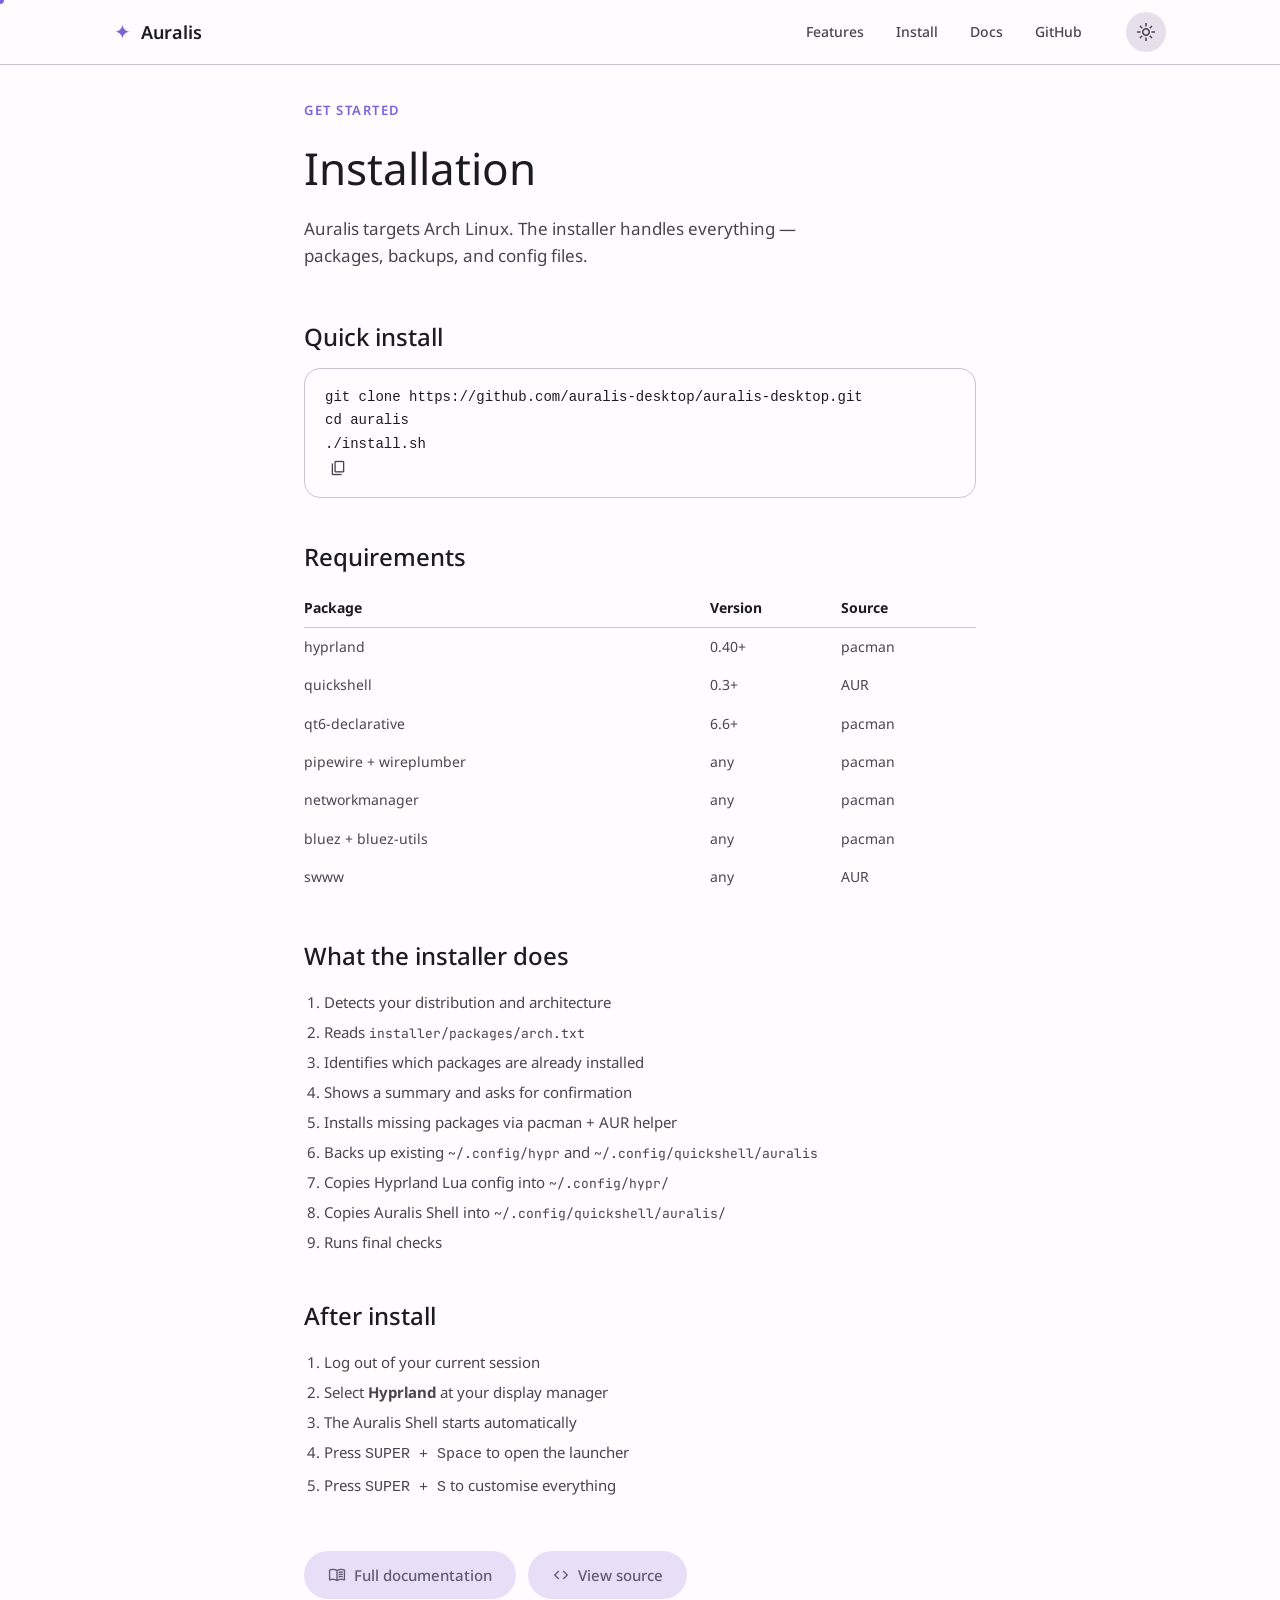
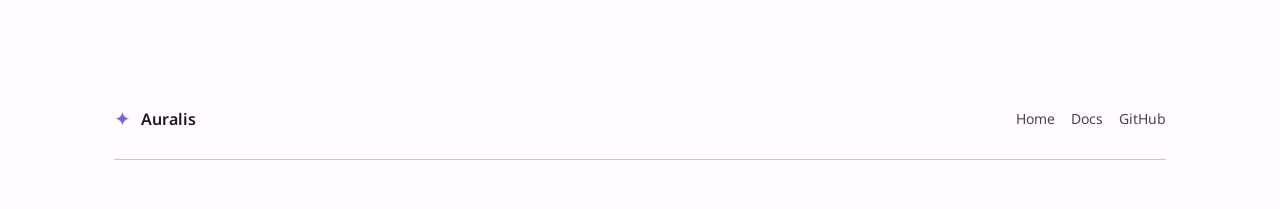
<file: website/pages/install.html>
<!DOCTYPE html>
<html lang="en">
<head>
  <meta charset="UTF-8" />
  <meta name="viewport" content="width=device-width, initial-scale=1.0" />
  <title>Install — Auralis</title>
  <link rel="preconnect" href="https://fonts.googleapis.com" />
  <link href="https://fonts.googleapis.com/css2?family=Noto+Sans:wght@300;400;500;600;700&family=JetBrains+Mono:wght@400;500&display=swap" rel="stylesheet" />
  <link href="https://fonts.googleapis.com/css2?family=Material+Symbols+Outlined:opsz,wght,FILL,GRAD@24,400,0,0" rel="stylesheet" />
  <link rel="stylesheet" href="../styles/main.css" />
</head>
<body>
  <nav class="nav" id="nav">
    <div class="nav-inner">
      <a href="../index.html" class="nav-brand">
        <span class="nav-logo">✦</span><span>Auralis</span>
      </a>
      <div class="nav-links">
        <a href="../index.html#features">Features</a>
        <a href="install.html">Install</a>
        <a href="docs.html">Docs</a>
        <a href="https://github.com/auralis-desktop/auralis-desktop" target="_blank" rel="noopener">GitHub</a>
      </div>
      <button class="theme-toggle" id="themeToggle" aria-label="Toggle theme">
        <span class="material-symbols-outlined">light_mode</span>
      </button>
    </div>
  </nav>

  <main style="padding: 100px 0 64px;">
    <div class="container" style="max-width:720px">
      <div class="section-label">Get started</div>
      <h1 class="section-title">Installation</h1>
      <p class="section-sub">Auralis targets Arch Linux. The installer handles everything — packages, backups, and config files.</p>

      <h2 style="margin: 40px 0 12px; font-weight:500;">Quick install</h2>
      <div class="code-block" style="display:block">
        <pre><code>git clone https://github.com/auralis-desktop/auralis-desktop.git
cd auralis
./install.sh</code></pre>
        <button class="copy-btn" onclick="window.copyInstall(this)" aria-label="Copy">
          <span class="material-symbols-outlined">content_copy</span>
        </button>
      </div>

      <h2 style="margin: 40px 0 12px; font-weight:500;">Requirements</h2>
      <table style="width:100%; border-collapse:collapse; font-size:14px;">
        <thead>
          <tr style="border-bottom: 1px solid var(--md-outline-variant);">
            <th style="text-align:left; padding:8px 0; color:var(--md-on-surface)">Package</th>
            <th style="text-align:left; padding:8px 0; color:var(--md-on-surface)">Version</th>
            <th style="text-align:left; padding:8px 0; color:var(--md-on-surface)">Source</th>
          </tr>
        </thead>
        <tbody style="color:var(--md-on-surface-variant)">
          <tr><td style="padding:8px 0">hyprland</td><td>0.40+</td><td>pacman</td></tr>
          <tr><td style="padding:8px 0">quickshell</td><td>0.3+</td><td>AUR</td></tr>
          <tr><td style="padding:8px 0">qt6-declarative</td><td>6.6+</td><td>pacman</td></tr>
          <tr><td style="padding:8px 0">pipewire + wireplumber</td><td>any</td><td>pacman</td></tr>
          <tr><td style="padding:8px 0">networkmanager</td><td>any</td><td>pacman</td></tr>
          <tr><td style="padding:8px 0">bluez + bluez-utils</td><td>any</td><td>pacman</td></tr>
          <tr><td style="padding:8px 0">swww</td><td>any</td><td>AUR</td></tr>
        </tbody>
      </table>

      <h2 style="margin: 40px 0 12px; font-weight:500;">What the installer does</h2>
      <ol style="padding-left:20px; color:var(--md-on-surface-variant); font-size:15px; line-height:2">
        <li>Detects your distribution and architecture</li>
        <li>Reads <code style="font-family:var(--font-mono);font-size:13px">installer/packages/arch.txt</code></li>
        <li>Identifies which packages are already installed</li>
        <li>Shows a summary and asks for confirmation</li>
        <li>Installs missing packages via pacman + AUR helper</li>
        <li>Backs up existing <code style="font-family:var(--font-mono);font-size:13px">~/.config/hypr</code> and <code style="font-family:var(--font-mono);font-size:13px">~/.config/quickshell/auralis</code></li>
        <li>Copies Hyprland Lua config into <code style="font-family:var(--font-mono);font-size:13px">~/.config/hypr/</code></li>
        <li>Copies Auralis Shell into <code style="font-family:var(--font-mono);font-size:13px">~/.config/quickshell/auralis/</code></li>
        <li>Runs final checks</li>
      </ol>

      <h2 style="margin: 40px 0 12px; font-weight:500;">After install</h2>
      <ol style="padding-left:20px; color:var(--md-on-surface-variant); font-size:15px; line-height:2">
        <li>Log out of your current session</li>
        <li>Select <strong>Hyprland</strong> at your display manager</li>
        <li>The Auralis Shell starts automatically</li>
        <li>Press <kbd>SUPER + Space</kbd> to open the launcher</li>
        <li>Press <kbd>SUPER + S</kbd> to customise everything</li>
      </ol>

      <div style="margin-top:48px; display:flex; gap:12px; flex-wrap:wrap;">
        <a href="docs.html" class="btn btn-tonal">
          <span class="material-symbols-outlined">menu_book</span>
          Full documentation
        </a>
        <a href="https://github.com/auralis-desktop/auralis-desktop" class="btn btn-tonal" target="_blank" rel="noopener">
          <span class="material-symbols-outlined">code</span>
          View source
        </a>
      </div>
    </div>
  </main>

  <footer class="footer">
    <div class="container">
      <div class="footer-inner">
        <div class="footer-brand"><span class="nav-logo">✦</span><span>Auralis</span></div>
        <div class="footer-links">
          <a href="../index.html">Home</a>
          <a href="docs.html">Docs</a>
          <a href="https://github.com/auralis-desktop/auralis-desktop" target="_blank" rel="noopener">GitHub</a>
        </div>
      </div>
    </div>
  </footer>

  <script src="../scripts/main.js"></script>
</body>
</html>
</file>
<file: website/styles/main.css>
/* Auralis website -- Material Design 3 */

:root {
  --md-primary:            #7965D9;
  --md-on-primary:         #FFFFFF;
  --md-primary-container:  #E9DDFF;
  --md-on-primary-container: #21005D;
  --md-secondary:          #625B71;
  --md-secondary-container: #E8DEF8;
  --md-background:         #FFFBFE;
  --md-on-background:      #1C1B1F;
  --md-surface:            #FFFBFE;
  --md-on-surface:         #1C1B1F;
  --md-surface-variant:    #E7E0EC;
  --md-on-surface-variant: #49454F;
  --md-surface-container-low:  #F7F2FA;
  --md-surface-container:      #F3EDF7;
  --md-surface-container-high: #ECE6F0;
  --md-outline:            #79747E;
  --md-outline-variant:    #CAC4D0;

  --font: 'Noto Sans', system-ui, sans-serif;
  --font-mono: 'JetBrains Mono', monospace;
  --radius-sm:  8px;
  --radius-md:  12px;
  --radius-lg:  16px;
  --radius-xl:  28px;
  --radius-full: 9999px;
  --shadow-md: 0 2px 8px rgba(0,0,0,0.08), 0 4px 24px rgba(0,0,0,0.06);
  --shadow-lg: 0 4px 16px rgba(0,0,0,0.12), 0 8px 40px rgba(0,0,0,0.10);
  --transition: 250ms cubic-bezier(0.2,0,0,1);
}

[data-theme="dark"] {
  --md-primary:            #CFBCFF;
  --md-on-primary:         #381E72;
  --md-primary-container:  #4F378B;
  --md-on-primary-container: #E9DDFF;
  --md-secondary:          #CCC2DC;
  --md-secondary-container: #4A4458;
  --md-background:         #1C1B1F;
  --md-on-background:      #E6E1E5;
  --md-surface:            #1C1B1F;
  --md-on-surface:         #E6E1E5;
  --md-surface-variant:    #49454F;
  --md-on-surface-variant: #CAC4D0;
  --md-surface-container-low:  #1D1B20;
  --md-surface-container:      #211F26;
  --md-surface-container-high: #2B2930;
  --md-outline:            #938F99;
  --md-outline-variant:    #49454F;
}

*, *::before, *::after { box-sizing: border-box; margin: 0; padding: 0; }

html { scroll-behavior: smooth; }

body {
  font-family: var(--font);
  background: var(--md-background);
  color: var(--md-on-background);
  line-height: 1.6;
  transition: background var(--transition), color var(--transition);
}

.container {
  max-width: 1100px;
  margin: 0 auto;
  padding: 0 24px;
}

/* Navigation */
.nav {
  position: fixed; top: 0; left: 0; right: 0; z-index: 100;
  backdrop-filter: blur(12px) saturate(150%);
  -webkit-backdrop-filter: blur(12px) saturate(150%);
  background: rgba(var(--md-background-rgb, 255,251,254), 0.85);
  border-bottom: 1px solid var(--md-outline-variant);
  transition: background var(--transition), border-color var(--transition);
}
[data-theme="dark"] .nav { background: rgba(28,27,31,0.88); }

.nav-inner {
  max-width: 1100px; margin: 0 auto;
  padding: 0 24px;
  height: 64px;
  display: flex; align-items: center; gap: 32px;
}
.nav-brand {
  display: flex; align-items: center; gap: 10px;
  text-decoration: none;
  color: var(--md-on-surface);
  font-weight: 600; font-size: 18px;
}
.nav-logo { color: var(--md-primary); font-size: 20px; }
.nav-links { display: flex; gap: 8px; margin-left: auto; }
.nav-links a {
  text-decoration: none;
  color: var(--md-on-surface-variant);
  font-size: 14px; font-weight: 500;
  padding: 8px 12px;
  border-radius: var(--radius-full);
  transition: background var(--transition), color var(--transition);
}
.nav-links a:hover {
  background: var(--md-surface-variant);
  color: var(--md-on-surface);
}
.theme-toggle {
  width: 40px; height: 40px; border-radius: 50%;
  border: none; cursor: pointer;
  background: var(--md-surface-variant);
  color: var(--md-on-surface-variant);
  display: flex; align-items: center; justify-content: center;
  transition: background var(--transition);
  flex-shrink: 0;
}
.theme-toggle:hover { background: var(--md-surface-container-high); }
.theme-toggle .material-symbols-outlined { font-size: 20px; }

/* Hero */
.hero {
  position: relative; overflow: hidden;
  padding: 160px 0 80px;
  text-align: center;
}
.hero-bg {
  position: absolute; inset: 0; z-index: 0;
  background: radial-gradient(ellipse 80% 60% at 50% -10%, rgba(121,101,217,0.18), transparent);
}
.hero > .container { position: relative; z-index: 1; }

.hero-badge {
  display: inline-flex; align-items: center; gap: 8px;
  padding: 6px 16px;
  background: var(--md-secondary-container);
  color: var(--md-secondary);
  border-radius: var(--radius-full);
  font-size: 13px; font-weight: 500; letter-spacing: 0.3px;
  margin-bottom: 24px;
}
.hero-badge .material-symbols-outlined { font-size: 16px; }

.hero-title {
  font-size: clamp(40px, 6vw, 72px);
  font-weight: 300; line-height: 1.1;
  color: var(--md-on-surface);
  margin-bottom: 20px;
}
.gradient-text {
  background: linear-gradient(135deg, var(--md-primary), #4FC3F7);
  -webkit-background-clip: text;
  -webkit-text-fill-color: transparent;
  background-clip: text;
}
.hero-sub {
  font-size: 18px; font-weight: 400;
  color: var(--md-on-surface-variant);
  max-width: 560px; margin: 0 auto 36px;
}
.hero-actions { display: flex; gap: 12px; justify-content: center; flex-wrap: wrap; margin-bottom: 48px; }

/* Buttons */
.btn {
  display: inline-flex; align-items: center; gap: 8px;
  padding: 12px 24px; border-radius: var(--radius-full);
  font-family: var(--font); font-size: 15px; font-weight: 500;
  text-decoration: none; cursor: pointer; border: none;
  transition: opacity var(--transition), transform 100ms;
}
.btn:hover { opacity: 0.88; }
.btn:active { transform: scale(0.97); }
.btn .material-symbols-outlined { font-size: 18px; }
.btn-filled { background: var(--md-primary); color: var(--md-on-primary); }
.btn-tonal  { background: var(--md-secondary-container); color: var(--md-secondary); }

/* Hero preview (CSS-only mockup) */
.hero-preview { display: flex; justify-content: center; }
.preview-frame {
  width: 100%; max-width: 640px;
  background: var(--md-surface-container);
  border-radius: var(--radius-xl);
  border: 1px solid var(--md-outline-variant);
  box-shadow: var(--shadow-lg);
  overflow: hidden;
}
.preview-bar {
  height: 40px;
  background: var(--md-surface-container-high);
  display: flex; align-items: center;
  padding: 0 16px; gap: 12px;
  border-bottom: 1px solid var(--md-outline-variant);
}
.preview-bar-left { display: flex; gap: 6px; flex: 1; }
.preview-ws { width: 8px; height: 8px; border-radius: 50%; background: var(--md-outline); }
.preview-ws.active { background: var(--md-primary); width: 12px; }
.preview-bar-clock { font-size: 13px; font-weight: 500; color: var(--md-on-surface); }
.preview-bar-right { display: flex; gap: 8px; flex: 1; justify-content: flex-end; align-items: center; color: var(--md-on-surface-variant); }
.preview-desktop {
  height: 200px;
  display: flex; align-items: center; justify-content: flex-end;
  gap: 12px; padding: 16px;
}
.preview-card {
  background: var(--md-surface-container-high);
  border-radius: var(--radius-lg);
  padding: 14px 16px;
  width: 180px;
  flex-shrink: 0;
}
.preview-card-title { font-size: 12px; font-weight: 500; color: var(--md-on-surface); margin-bottom: 10px; }
.preview-tile-row { display: flex; gap: 8px; }
.preview-tile {
  width: 44px; height: 44px; border-radius: 12px;
  background: var(--md-surface-variant);
  display: flex; align-items: center; justify-content: center;
  color: var(--md-on-surface-variant);
}
.preview-tile.active { background: var(--md-primary-container); color: var(--md-on-primary-container); }
.preview-media { display: flex; gap: 10px; align-items: center; }
.preview-art { width: 40px; height: 40px; border-radius: 8px; background: linear-gradient(135deg, var(--md-primary), #4FC3F7); }
.preview-track { font-size: 12px; font-weight: 500; color: var(--md-on-surface); }
.preview-artist { font-size: 11px; color: var(--md-on-surface-variant); }

/* Features */
.features { padding: 80px 0; }
.section-label { font-size: 13px; font-weight: 600; letter-spacing: 1.5px; text-transform: uppercase; color: var(--md-primary); margin-bottom: 12px; }
.section-title { font-size: clamp(28px, 4vw, 44px); font-weight: 400; color: var(--md-on-surface); margin-bottom: 12px; }
.section-sub { font-size: 17px; color: var(--md-on-surface-variant); max-width: 520px; margin-bottom: 48px; }

.feature-grid {
  display: grid;
  grid-template-columns: repeat(auto-fill, minmax(240px, 1fr));
  gap: 16px;
}
.feature-card {
  background: var(--md-surface-container-low);
  border: 1px solid var(--md-outline-variant);
  border-radius: var(--radius-xl);
  padding: 24px;
  transition: transform var(--transition), box-shadow var(--transition);
}
.feature-card:hover { transform: translateY(-2px); box-shadow: var(--shadow-md); }
.feature-icon {
  width: 48px; height: 48px;
  background: var(--md-primary-container);
  color: var(--md-on-primary-container);
  border-radius: var(--radius-lg);
  display: flex; align-items: center; justify-content: center;
  margin-bottom: 16px;
}
.feature-icon .material-symbols-outlined { font-size: 24px; }
.feature-card h3 { font-size: 16px; font-weight: 500; color: var(--md-on-surface); margin-bottom: 8px; }
.feature-card p  { font-size: 14px; color: var(--md-on-surface-variant); line-height: 1.5; }

/* Install strip */
.install-strip {
  background: var(--md-surface-container);
  border-top: 1px solid var(--md-outline-variant);
  border-bottom: 1px solid var(--md-outline-variant);
  padding: 64px 0;
  text-align: center;
}
.install-strip h2 { font-size: 32px; font-weight: 400; color: var(--md-on-surface); margin-bottom: 8px; }
.install-strip p  { font-size: 16px; color: var(--md-on-surface-variant); margin-bottom: 24px; }

.code-block {
  display: inline-flex; align-items: flex-start; gap: 12px;
  background: var(--md-surface);
  border: 1px solid var(--md-outline-variant);
  border-radius: var(--radius-lg);
  padding: 16px 20px;
  text-align: left;
  position: relative;
  max-width: 100%;
  overflow: hidden;
}
.code-block pre { font-family: var(--font-mono); font-size: 14px; color: var(--md-on-surface); line-height: 1.6; overflow-x: auto; flex: 1; }
.copy-btn {
  flex-shrink: 0;
  background: none; border: none; cursor: pointer;
  color: var(--md-on-surface-variant);
  padding: 4px;
  border-radius: var(--radius-sm);
  transition: background var(--transition), color var(--transition);
  display: flex; align-items: center;
}
.copy-btn:hover { background: var(--md-surface-variant); color: var(--md-on-surface); }
.copy-btn .material-symbols-outlined { font-size: 18px; }

/* Footer */
.footer { padding: 40px 0; }
.footer-inner { display: flex; align-items: center; justify-content: space-between; flex-wrap: wrap; gap: 16px; padding-bottom: 24px; border-bottom: 1px solid var(--md-outline-variant); margin-bottom: 16px; }
.footer-brand { display: flex; align-items: center; gap: 10px; font-weight: 600; font-size: 16px; color: var(--md-on-surface); }
.footer-tagline { font-weight: 400; font-size: 14px; color: var(--md-on-surface-variant); }
.footer-links { display: flex; gap: 16px; flex-wrap: wrap; }
.footer-links a { text-decoration: none; font-size: 14px; color: var(--md-on-surface-variant); transition: color var(--transition); }
.footer-links a:hover { color: var(--md-primary); }
.footer-copy { font-size: 13px; color: var(--md-on-surface-variant); }

/* Responsive */
@media (max-width: 640px) {
  .nav-links { display: none; }
  .hero { padding-top: 120px; }
  .preview-desktop { flex-direction: column; height: auto; }
  .preview-card { width: 100%; }
}
</file>
